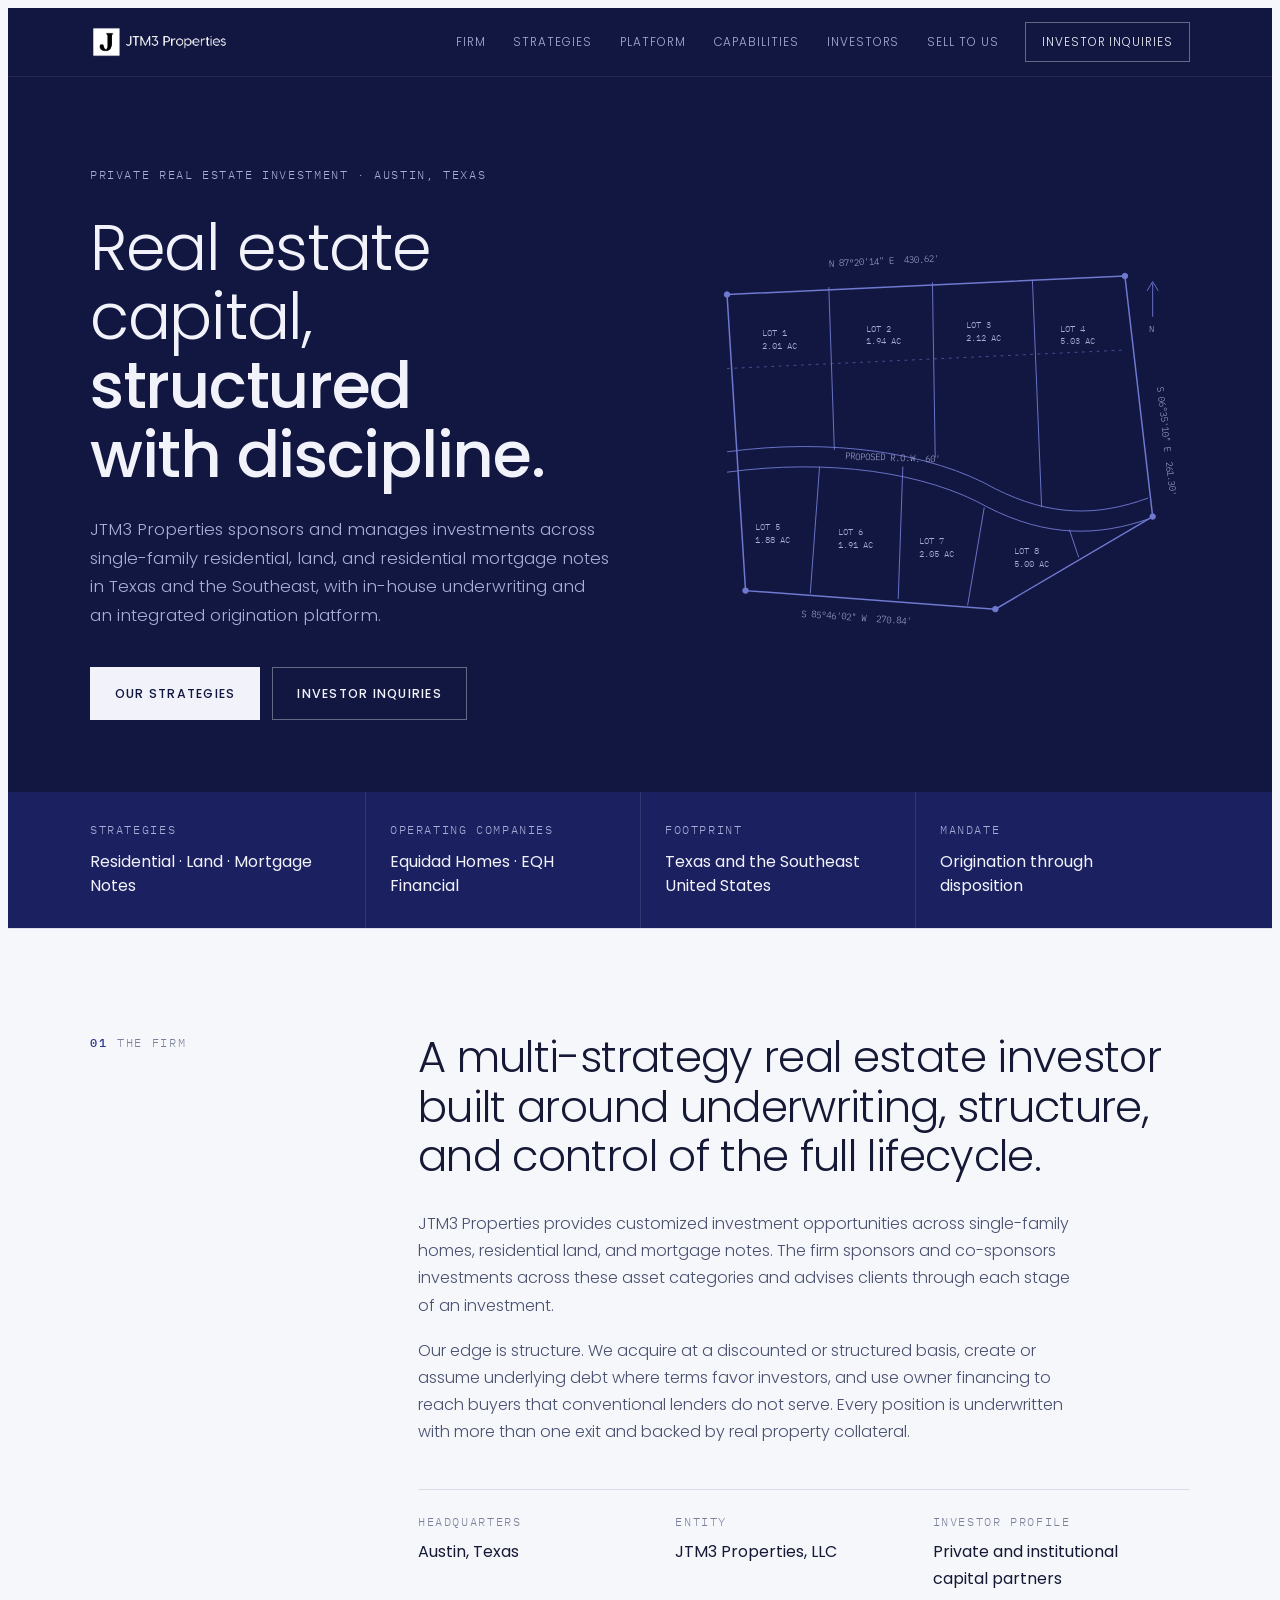
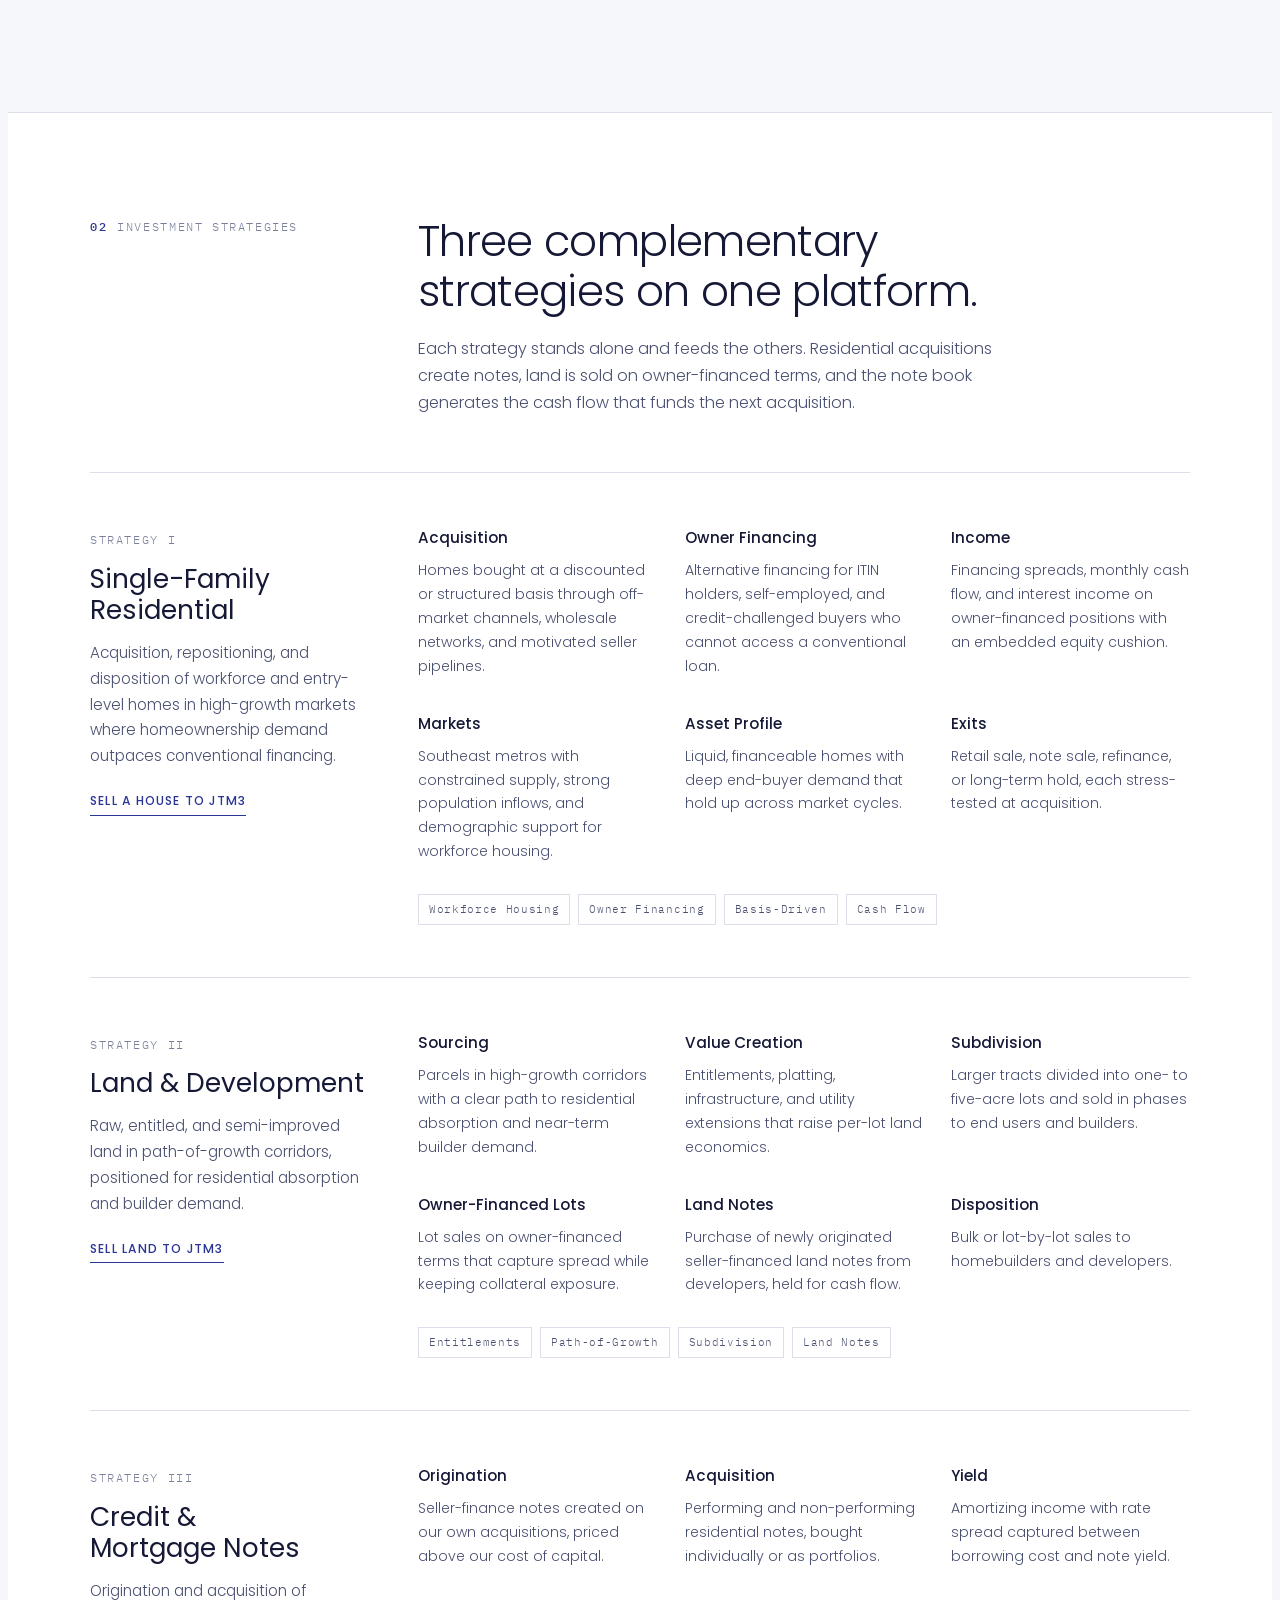
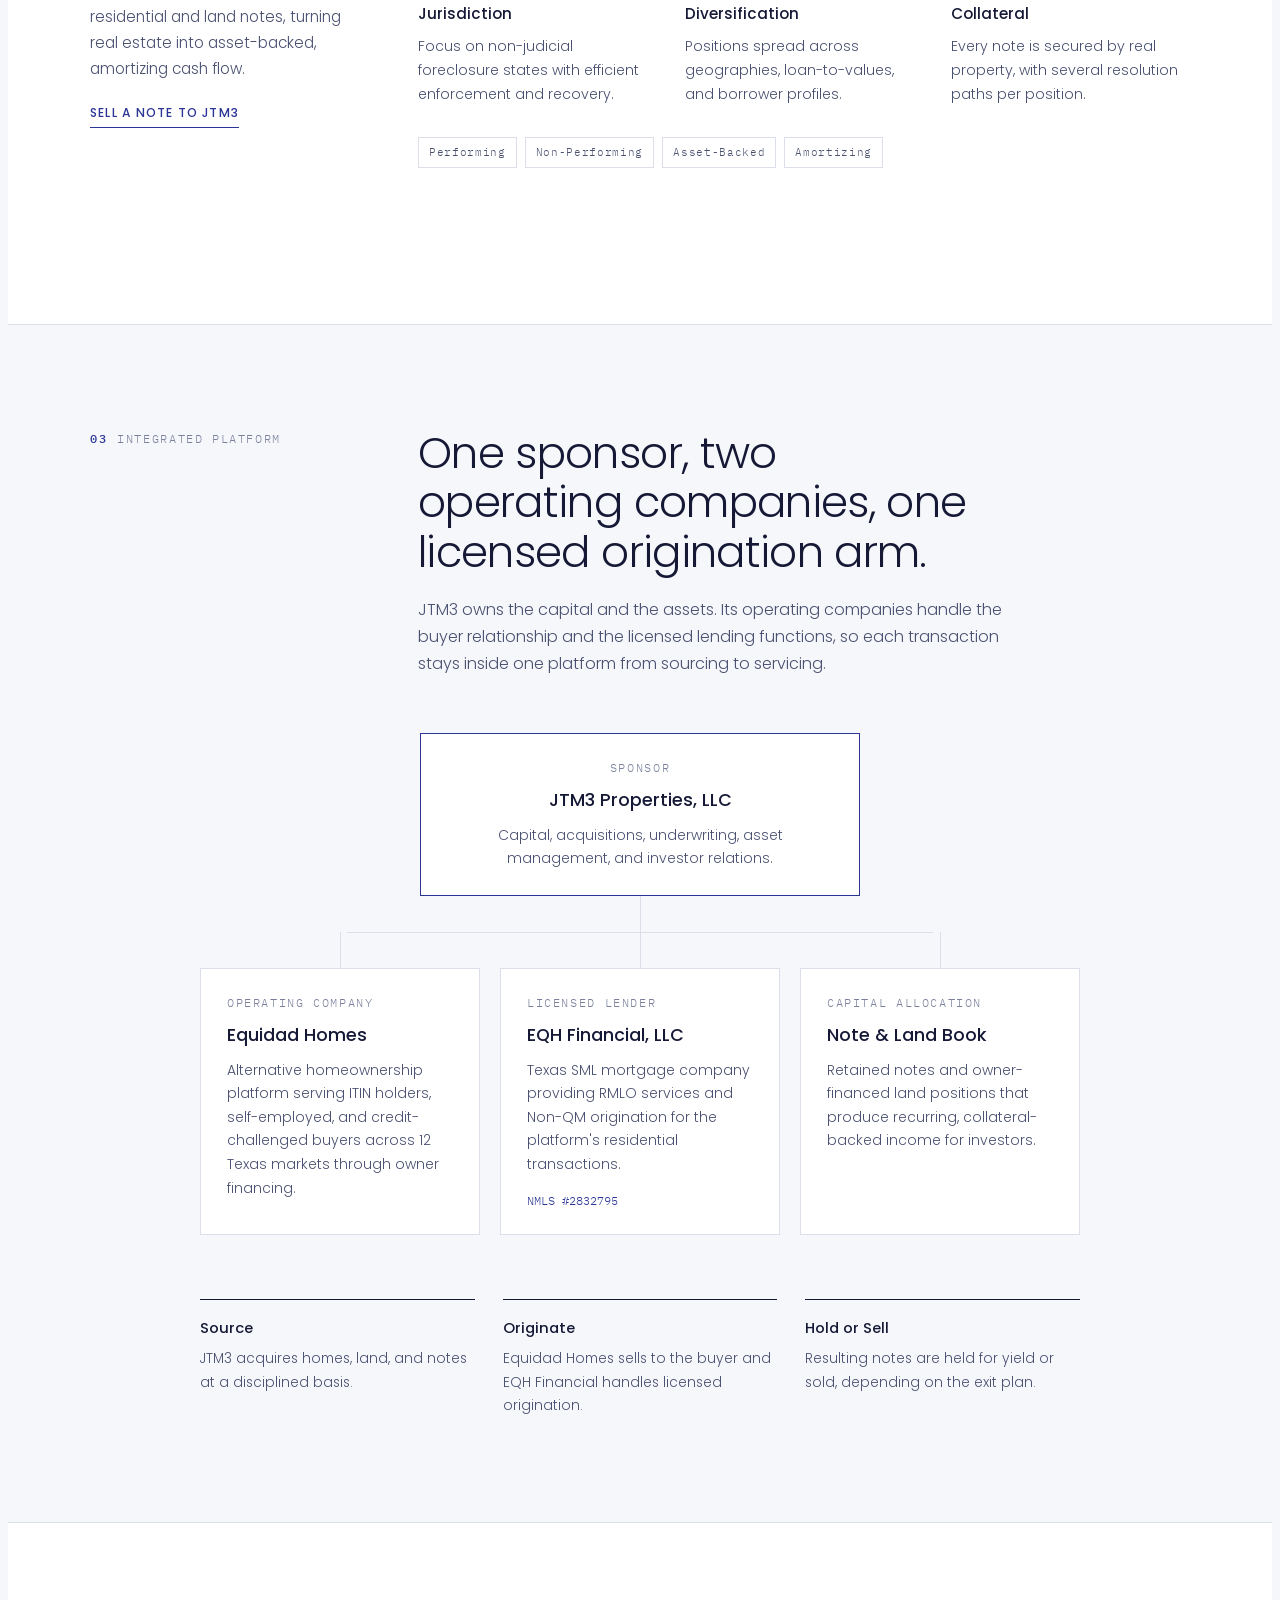
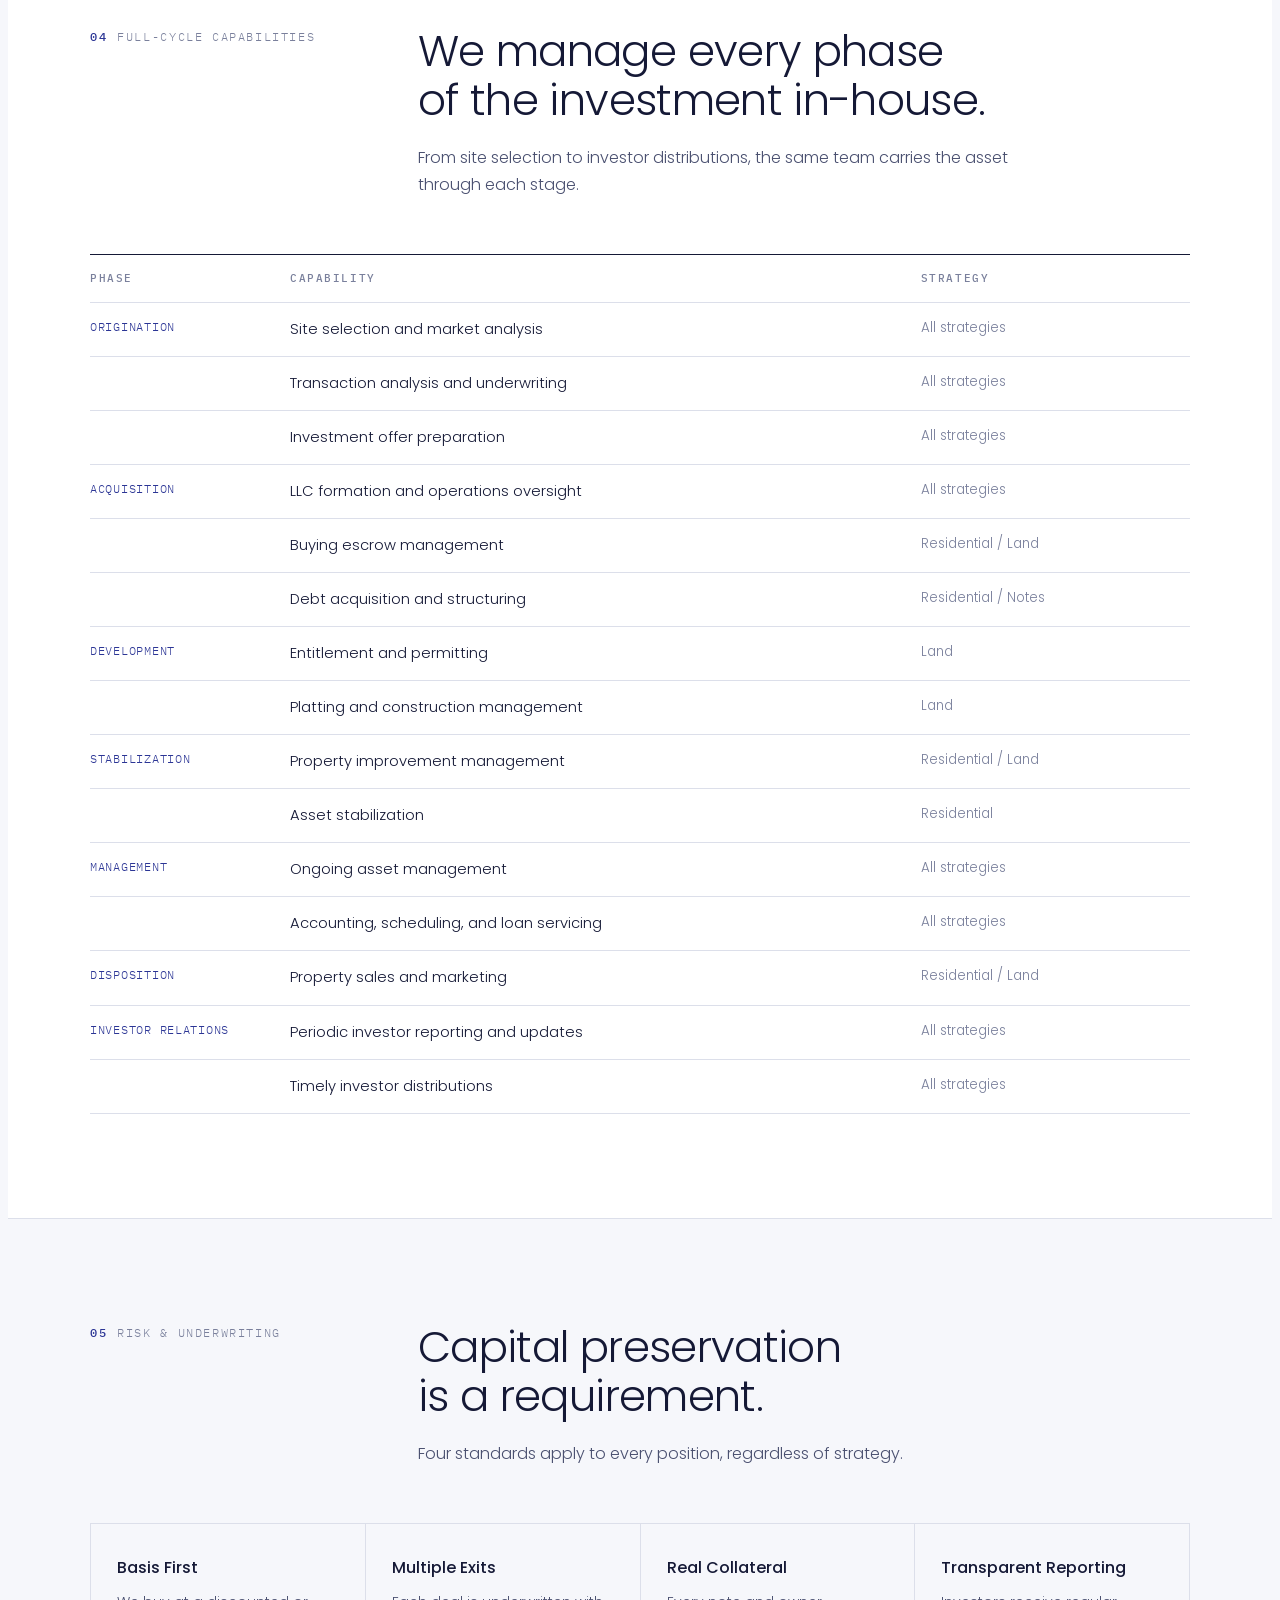
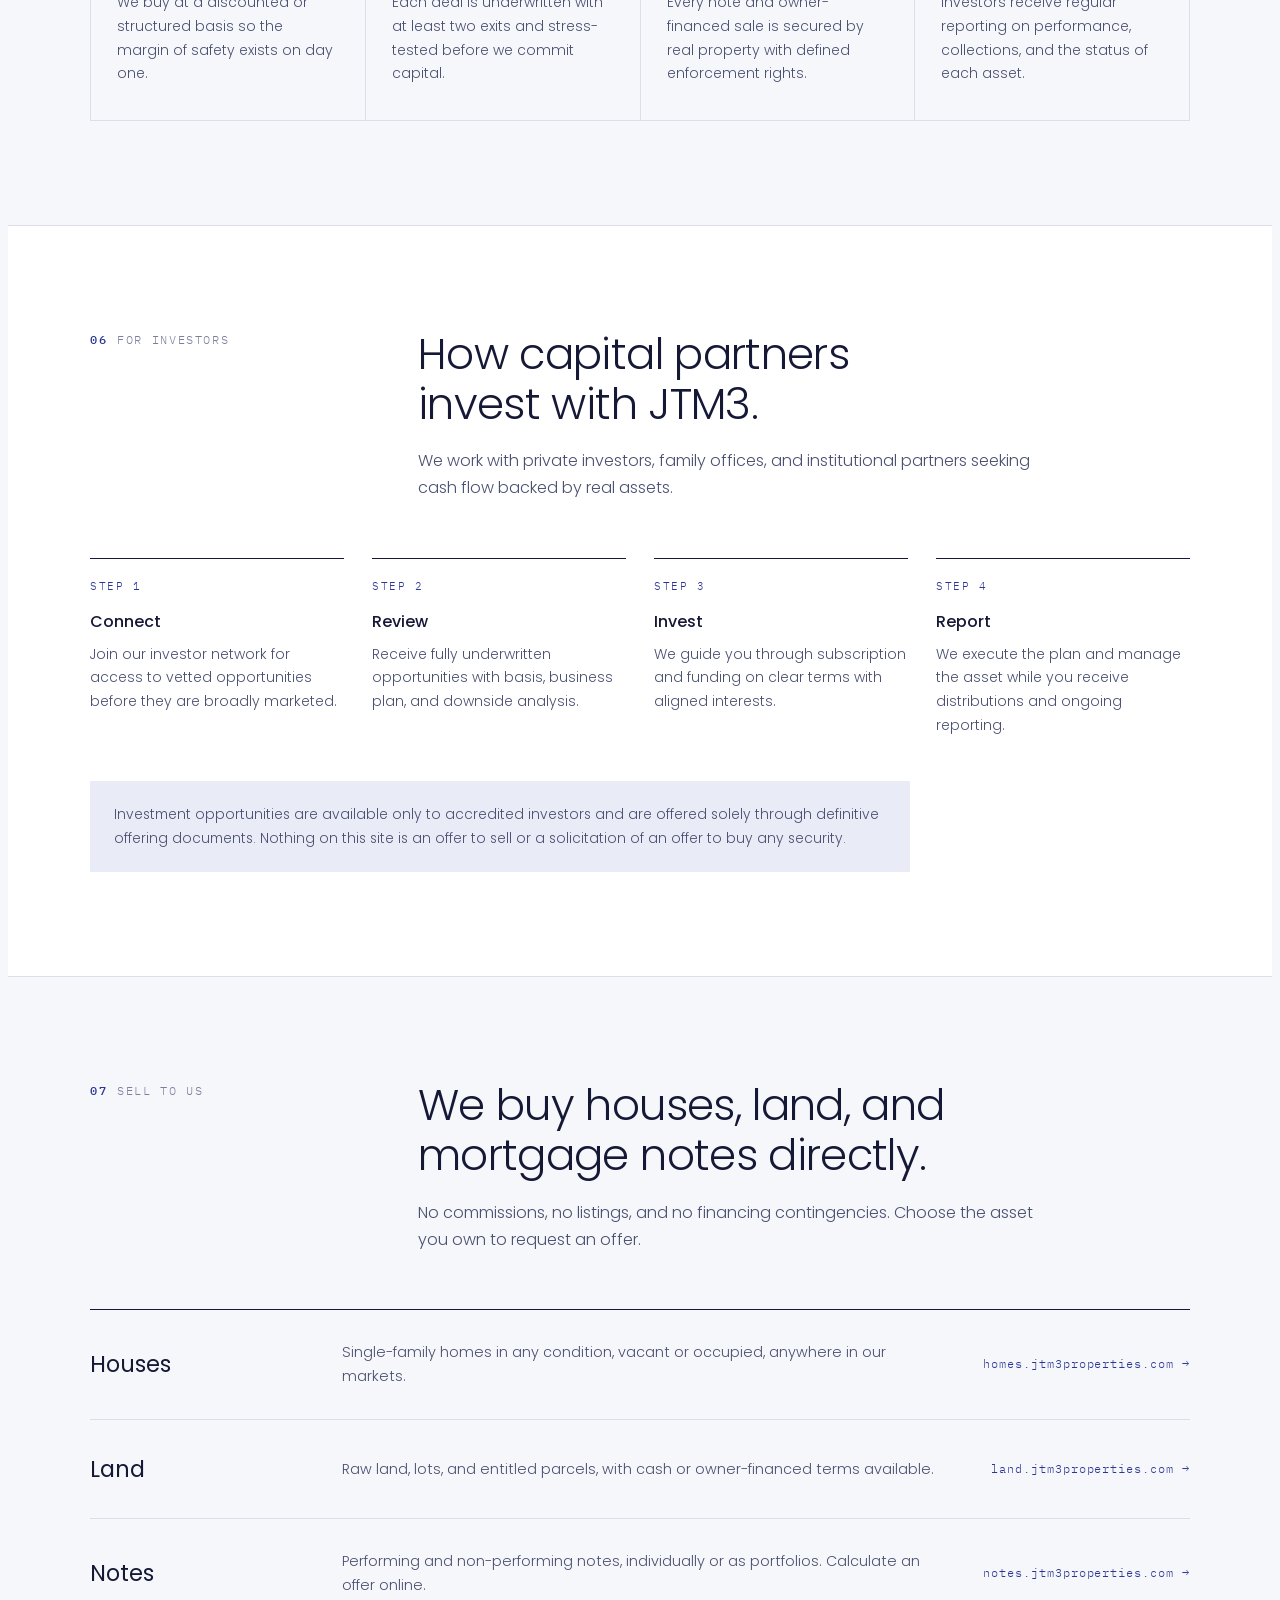
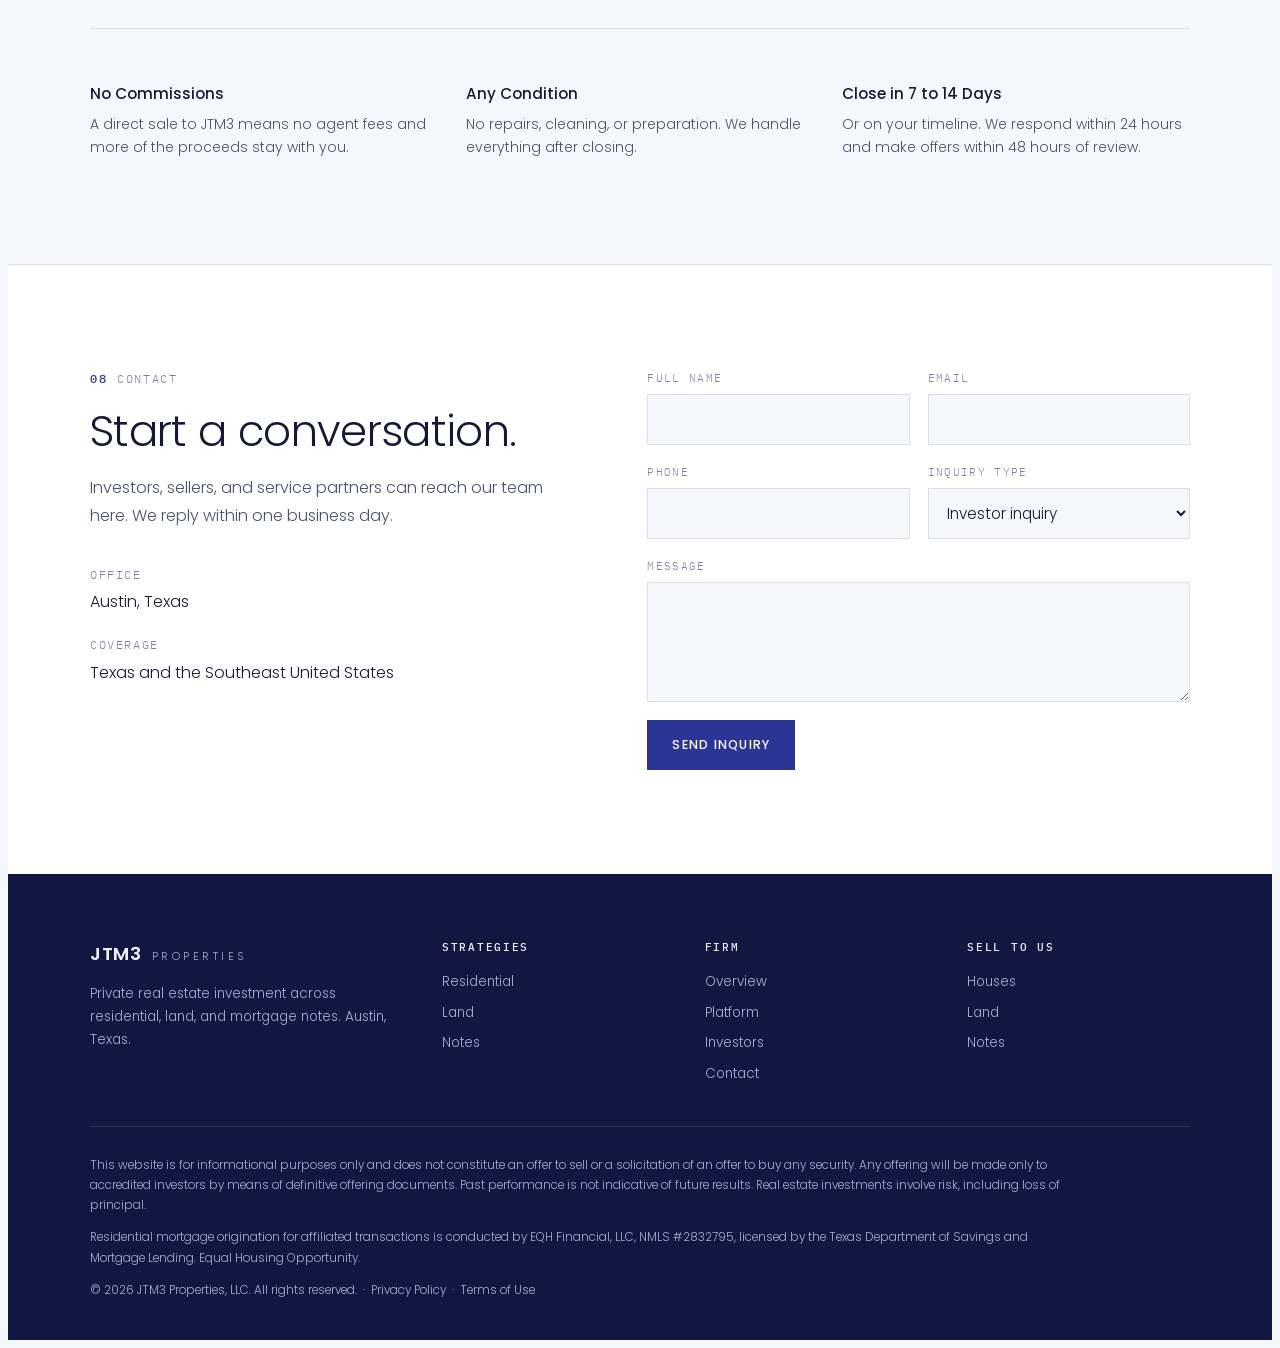
<file: index.html>
<!doctype html>
<html lang="en">
<head>
<meta charset="utf-8">
<meta name="viewport" content="width=device-width, initial-scale=1, viewport-fit=cover">
<meta name="description" content="JTM3 Properties invests in residential real estate, land and mortgage notes across Texas and the Southeast.">
<meta name="theme-color" content="#121741">
<title>JTM3 Properties | Real Estate Investment</title>
<link rel="preconnect" href="https://fonts.googleapis.com">
<link rel="preconnect" href="https://fonts.gstatic.com" crossorigin>
<link rel="stylesheet" href="https://fonts.googleapis.com/css2?family=Poppins:wght@300;400;500;600&family=IBM+Plex+Mono:wght@400;500&display=swap">
<link rel="icon" type="image/png" href="assets/img/Favicon%20browser.png">
<style>
/* Layout: single-page offering-memo structure. Dark survey-plat hero, then numbered sections on a cool paper ground, separated by hairline rules. */
:root{
  --paper:#F6F7FB; --surface:#FFFFFF; --ink:#151936; --ink-2:#4A5070; --ink-3:#7A809C;
  --rule:#DCDFEA; --brand:#2B3595; --brand-soft:#E9EBF7;
  --band:#121741; --band-2:#1B2160; --on-band:#F2F3FA; --on-band-2:#A9AED6; --plat:#6F79D0;
  --display:'Poppins',ui-sans-serif,system-ui,-apple-system,'Segoe UI',sans-serif;
  --body:'Poppins',ui-sans-serif,system-ui,-apple-system,'Segoe UI',sans-serif;
  --mono:'IBM Plex Mono',ui-monospace,'SFMono-Regular',Menlo,Consolas,monospace;
}
@media (prefers-color-scheme: dark){:root:not([data-theme="light"]){
  --paper:#0D1024; --surface:#141836; --ink:#ECEEF8; --ink-2:#B3B8D6; --ink-3:#8389AD;
  --rule:#262B52; --brand:#8F99EC; --brand-soft:#1C2150;
  --band:#080A1C; --band-2:#12163A; --on-band:#F2F3FA; --on-band-2:#9DA3CF; --plat:#5D67C2; color-scheme:dark}}
:root[data-theme="dark"]{
  --paper:#0D1024; --surface:#141836; --ink:#ECEEF8; --ink-2:#B3B8D6; --ink-3:#8389AD;
  --rule:#262B52; --brand:#8F99EC; --brand-soft:#1C2150;
  --band:#080A1C; --band-2:#12163A; --on-band:#F2F3FA; --on-band-2:#9DA3CF; --plat:#5D67C2; color-scheme:dark}

*,*::before,*::after{box-sizing:border-box}
html{scroll-behavior:smooth}
@media (prefers-reduced-motion:reduce){html{scroll-behavior:auto}*{transition:none!important}}
body{background:var(--paper);color:var(--ink);font-family:var(--body);font-weight:300;font-size:16px;line-height:1.7;-webkit-font-smoothing:antialiased;overflow-x:hidden}
a{color:inherit;text-decoration:none}
h1,h2,h3{font-family:var(--display);text-wrap:balance;margin:0}
p{margin:0}
:focus-visible{outline:2px solid var(--brand);outline-offset:3px}
.wrap{max-width:1180px;margin:0 auto;padding-inline:clamp(16px,4vw,40px)}
.label{font-family:var(--mono);font-size:.72rem;letter-spacing:.14em;text-transform:uppercase;color:var(--ink-3)}

/* header */
.hdr{position:sticky;top:env(safe-area-inset-top,0px);z-index:50;background:var(--band);color:var(--on-band);border-bottom:1px solid rgba(255,255,255,.08)}
.hdr .wrap{display:flex;align-items:center;justify-content:space-between;gap:24px;height:68px}
.mark{display:flex;align-items:baseline;gap:10px;white-space:nowrap}
.mark b{font-weight:600;font-size:1.15rem;letter-spacing:.04em}
.mark span{font-size:.68rem;letter-spacing:.32em;text-transform:uppercase;color:var(--on-band-2)}
.nav{display:flex;gap:4px;align-items:center}
.nav a{font-size:.74rem;letter-spacing:.08em;text-transform:uppercase;color:var(--on-band-2);padding:8px 12px;transition:color .2s}
.nav a:hover,.nav a.on{color:var(--on-band)}
.nav a.cta{border:1px solid rgba(255,255,255,.35);color:var(--on-band);margin-left:10px;padding:9px 16px}
.nav a.cta:hover{background:var(--on-band);color:var(--band)}
.menu{display:none;background:none;border:1px solid rgba(255,255,255,.3);color:var(--on-band);font:500 .72rem var(--mono);letter-spacing:.12em;padding:8px 12px;cursor:pointer}

/* hero */
.hero{background:var(--band);color:var(--on-band);overflow:hidden}
.hero .wrap{display:grid;grid-template-columns:minmax(0,1.05fr) minmax(0,.95fr);gap:48px;align-items:center;padding-block:88px 72px}
.hero .label{color:var(--on-band-2);margin-bottom:28px;display:block}
.hero h1{font-weight:300;font-size:clamp(2.3rem,5vw,4.1rem);line-height:1.08;letter-spacing:-.02em}
.hero h1 em{font-style:normal;font-weight:500}
.hero p{color:var(--on-band-2);max-width:52ch;margin-top:26px;font-size:1.05rem}
.btns{display:flex;flex-wrap:wrap;gap:12px;margin-top:38px}
.btn{display:inline-flex;align-items:center;gap:10px;font-size:.78rem;font-weight:500;letter-spacing:.1em;text-transform:uppercase;padding:15px 24px;border:1px solid transparent;transition:background .2s,color .2s,border-color .2s}
.btn-light{background:var(--on-band);color:var(--band)}
.btn-light:hover{background:var(--on-band-2)}
.btn-ghost{border-color:rgba(255,255,255,.35);color:var(--on-band)}
.btn-ghost:hover{border-color:var(--on-band)}
.btn-brand{background:var(--brand);color:var(--surface)}
.btn-brand:hover{opacity:.88}
.plat{width:100%;max-width:560px;justify-self:end;color:var(--plat)}
.plat text{font-family:var(--mono);fill:var(--on-band-2)}

/* at a glance */
.glance{background:var(--band-2);color:var(--on-band)}
.glance .wrap{display:grid;grid-template-columns:repeat(4,minmax(0,1fr))}
.glance div.c{padding:28px 24px 30px;border-left:1px solid rgba(255,255,255,.1)}
.glance div.c:first-child{border-left:0;padding-left:0}
.glance .label{color:var(--on-band-2);display:block;margin-bottom:10px}
.glance strong{font-weight:400;font-size:1rem;line-height:1.5;display:block}

/* sections */
section.s{padding-block:104px;border-top:1px solid var(--rule)}
section.s.alt{background:var(--surface)}
.shead{display:grid;grid-template-columns:minmax(0,280px) minmax(0,1fr);gap:48px;margin-bottom:56px}
.shead .label b{color:var(--brand);font-weight:500;margin-right:10px}
.shead h2{font-weight:300;font-size:clamp(1.8rem,3.4vw,2.7rem);line-height:1.15;letter-spacing:-.015em}
.shead p{color:var(--ink-2);max-width:62ch;margin-top:18px}

/* firm */
.firm{display:grid;grid-template-columns:minmax(0,280px) minmax(0,1fr);gap:48px}
.firm .copy{display:grid;gap:18px;color:var(--ink-2);max-width:66ch}
.facts{display:grid;grid-template-columns:repeat(3,minmax(0,1fr));gap:0;margin-top:44px;border-top:1px solid var(--rule)}
.facts div{padding:22px 20px 0 0}
.facts dt{margin-bottom:6px}
.facts dd{margin:0;color:var(--ink);font-weight:400}

/* strategies */
.strat{display:grid;grid-template-columns:minmax(0,280px) minmax(0,1fr);gap:48px;padding-block:52px;border-top:1px solid var(--rule)}
.strat:first-of-type{border-top:0;padding-top:0}
.strat h3{font-weight:400;font-size:1.65rem;line-height:1.2;margin-top:10px}
.strat .lead{color:var(--ink-2);margin-top:14px;font-size:.95rem}
.strat .go{display:inline-block;margin-top:22px;font-size:.76rem;font-weight:500;letter-spacing:.1em;text-transform:uppercase;color:var(--brand);border-bottom:1px solid currentColor;padding-bottom:3px}
.grid3{display:grid;grid-template-columns:repeat(3,minmax(0,1fr));gap:32px 28px}
.item h4{margin:0 0 8px;font-size:.95rem;font-weight:500;color:var(--ink)}
.item p{font-size:.88rem;color:var(--ink-2);line-height:1.7}
.tags{display:flex;flex-wrap:wrap;gap:8px;margin-top:30px}
.tags span{font-family:var(--mono);font-size:.7rem;letter-spacing:.06em;color:var(--ink-2);border:1px solid var(--rule);padding:5px 10px}

/* platform */
.org{display:grid;gap:0;max-width:880px;margin-inline:auto}
.node{background:var(--surface);border:1px solid var(--rule);padding:24px 26px}
.alt .node{background:var(--paper)}
.node.top{max-width:440px;margin-inline:auto;text-align:center;border-color:var(--brand)}
.node h3{font-size:1.1rem;font-weight:500}
.node p{font-size:.87rem;color:var(--ink-2);margin-top:8px}
.node .label{display:block;margin-bottom:8px}
.node .lic{font-family:var(--mono);font-size:.72rem;color:var(--brand);margin-top:14px;display:block}
.stem{height:36px;width:1px;background:var(--rule);margin-inline:auto}
.kids{display:grid;grid-template-columns:repeat(3,minmax(0,1fr));gap:20px;position:relative;padding-top:36px}
.kids::before{content:"";position:absolute;top:0;left:16.66%;right:16.66%;height:1px;background:var(--rule)}
.kids .node{position:relative}
.kids .node::before{content:"";position:absolute;top:-37px;left:50%;width:1px;height:36px;background:var(--rule)}
.flow{display:grid;grid-template-columns:repeat(3,minmax(0,1fr));gap:28px;margin-top:64px;max-width:880px;margin-inline:auto}
.flow div{border-top:1px solid var(--ink);padding-top:16px}
.flow h4{margin:0 0 6px;font-size:.92rem;font-weight:500}
.flow p{font-size:.86rem;color:var(--ink-2)}

/* lifecycle table */
.tbl{overflow-x:auto;border-top:1px solid var(--ink)}
table{width:100%;border-collapse:collapse;min-width:620px;font-size:.92rem}
th{font-family:var(--mono);font-weight:500;font-size:.7rem;letter-spacing:.14em;text-transform:uppercase;color:var(--ink-3);text-align:left;padding:14px 16px 14px 0;border-bottom:1px solid var(--rule)}
td{padding:14px 16px 14px 0;border-bottom:1px solid var(--rule);vertical-align:top;color:var(--ink)}
td.ph{font-family:var(--mono);font-size:.76rem;letter-spacing:.06em;text-transform:uppercase;color:var(--brand);width:200px}
td.st{color:var(--ink-3);font-size:.84rem;white-space:nowrap}
tr.grp td{border-top:1px solid var(--rule)}

/* principles */
.prin{display:grid;grid-template-columns:repeat(4,minmax(0,1fr));border-top:1px solid var(--rule);border-left:1px solid var(--rule)}
.prin div{padding:30px 26px 34px;border-right:1px solid var(--rule);border-bottom:1px solid var(--rule)}
.prin h4{margin:0 0 10px;font-size:1rem;font-weight:500}
.prin p{font-size:.87rem;color:var(--ink-2)}

/* investor process */
.steps{display:grid;grid-template-columns:repeat(4,minmax(0,1fr));gap:28px;counter-reset:st}
.steps li{list-style:none;border-top:1px solid var(--ink);padding-top:18px}
.steps li::before{counter-increment:st;content:"Step " counter(st);font-family:var(--mono);font-size:.7rem;letter-spacing:.14em;text-transform:uppercase;color:var(--brand);display:block;margin-bottom:12px}
.steps h4{margin:0 0 8px;font-size:1rem;font-weight:500}
.steps p{font-size:.87rem;color:var(--ink-2)}
ol.steps{padding:0;margin:0}
.note{margin-top:44px;padding:22px 24px;background:var(--brand-soft);font-size:.86rem;color:var(--ink-2);max-width:820px}

/* sell */
.assets{display:grid;border-top:1px solid var(--ink)}
.asset{display:grid;grid-template-columns:minmax(0,220px) minmax(0,1fr) auto;gap:32px;align-items:center;padding:30px 0;border-bottom:1px solid var(--rule);transition:padding .25s,background .25s}
.asset:hover{background:var(--brand-soft);padding-inline:20px}
.asset h3{font-size:1.4rem;font-weight:400}
.asset p{font-size:.9rem;color:var(--ink-2)}
.asset .arr{font-family:var(--mono);font-size:.75rem;letter-spacing:.08em;color:var(--brand);white-space:nowrap}
.why{display:grid;grid-template-columns:repeat(3,minmax(0,1fr));gap:28px;margin-top:52px}
.why h4{margin:0 0 6px;font-size:.95rem;font-weight:500}
.why p{font-size:.87rem;color:var(--ink-2)}

/* contact */
.contact{display:grid;grid-template-columns:minmax(0,1fr) minmax(0,1.1fr);gap:64px}
.contact .side p{color:var(--ink-2);margin-top:18px;max-width:46ch}
.contact .side dl{margin-top:36px;display:grid;gap:20px}
.contact dd{margin:4px 0 0;color:var(--ink)}
form{display:grid;grid-template-columns:1fr 1fr;gap:18px}
form .full{grid-column:1/-1}
label{display:grid;gap:6px;font-family:var(--mono);font-size:.7rem;letter-spacing:.12em;text-transform:uppercase;color:var(--ink-3)}
input,select,textarea{font:300 .95rem var(--body);color:var(--ink);background:var(--paper);border:1px solid var(--rule);padding:13px 14px;border-radius:0;width:100%;text-transform:none;letter-spacing:0}
textarea{min-height:120px;resize:vertical}
input:focus,select:focus,textarea:focus{outline:none;border-color:var(--brand)}
form button{justify-self:start;cursor:pointer;border:0;font-family:var(--body)}
.sent{grid-column:1/-1;font-size:.88rem;color:var(--ink-2);border-left:2px solid var(--brand);padding-left:14px}

/* footer */
footer{background:var(--band);color:var(--on-band-2);padding-block:64px 40px;font-size:.84rem}
.ft{display:grid;grid-template-columns:minmax(0,1.4fr) repeat(3,minmax(0,1fr));gap:40px;padding-bottom:40px;border-bottom:1px solid rgba(255,255,255,.1)}
.ft .mark{color:var(--on-band);margin-bottom:14px}
.ft h5{margin:0 0 14px;font-family:var(--mono);font-weight:500;font-size:.68rem;letter-spacing:.16em;text-transform:uppercase;color:var(--on-band)}
.ft ul{list-style:none;padding:0;margin:0;display:grid;gap:8px}
.ft a:hover{color:var(--on-band)}
.disc{padding-top:28px;display:grid;gap:12px;font-size:.74rem;line-height:1.7;max-width:980px}

@media (max-width:980px){
  .nav{display:none}
  .menu{display:block}
  .hdr.open .nav{display:flex;flex-direction:column;align-items:stretch;position:absolute;top:68px;left:0;right:0;background:var(--band);padding:12px clamp(16px,4vw,40px) 20px;border-bottom:1px solid rgba(255,255,255,.1)}
  .hdr.open .nav a.cta{margin:8px 0 0;text-align:center}
  .hero .wrap{grid-template-columns:1fr;padding-block:64px 48px}
  .plat{justify-self:start;max-width:440px}
  .glance .wrap{grid-template-columns:1fr 1fr}
  .glance div.c:nth-child(3){border-left:0;padding-left:0}
  .glance div.c{border-top:1px solid rgba(255,255,255,.1)}
  .glance div.c:nth-child(-n+2){border-top:0}
  .shead,.firm,.strat,.contact{grid-template-columns:1fr;gap:24px}
  .grid3,.why{grid-template-columns:1fr 1fr}
  .prin,.steps{grid-template-columns:1fr 1fr}
  .kids,.flow{grid-template-columns:1fr}
  .kids::before,.kids .node::before{display:none}
  .kids{padding-top:20px}
  .ft{grid-template-columns:1fr 1fr}
}
@media (max-width:600px){
  section.s{padding-block:72px}
  .glance .wrap,.grid3,.why,.prin,.steps,.facts,form{grid-template-columns:1fr}
  .glance div.c{border-left:0!important;padding-left:0}
  .glance div.c:nth-child(2){border-top:1px solid rgba(255,255,255,.1)}
  .asset{grid-template-columns:1fr;gap:8px}
  .ft{grid-template-columns:1fr}
  .mark span{display:none}
}
</style>
</head>
<body>


<header class="hdr" id="hdr">
  <div class="wrap">
    <a href="#top" class="mark"><img src="assets/img/JTM3%20-%20White%20logo%20-%20no%20background%20copy.png" alt="JTM3 Properties" style="height:34px;width:auto;display:block"></a>
    <button class="menu" id="menu" aria-expanded="false" aria-controls="nav">Menu</button>
    <nav class="nav" id="nav" aria-label="Sections">
      <a href="#firm">Firm</a>
      <a href="#strategies">Strategies</a>
      <a href="#platform">Platform</a>
      <a href="#lifecycle">Capabilities</a>
      <a href="#investors">Investors</a>
      <a href="#sell">Sell to Us</a>
      <a href="#contact" class="cta">Investor Inquiries</a>
    </nav>
  </div>
</header>

<main id="top">
<section class="hero">
  <div class="wrap">
    <div>
      <span class="label">Private Real Estate Investment &middot; Austin, Texas</span>
      <h1>Real estate capital, <em>structured with discipline.</em></h1>
      <p>JTM3 Properties sponsors and manages investments across single-family residential, land, and residential mortgage notes in Texas and the Southeast, with in-house underwriting and an integrated origination platform.</p>
      <div class="btns">
        <a href="#strategies" class="btn btn-light">Our Strategies</a>
        <a href="#contact" class="btn btn-ghost">Investor Inquiries</a>
      </div>
    </div>
    <svg class="plat" viewBox="0 0 540 440" fill="none" stroke="currentColor" stroke-width="1" role="img" aria-label="Survey plat drawing of subdivided land parcels">
      <path d="M40 60 L470 40 L500 300 L330 400 L60 380 Z" stroke-width="1.6"/>
      <path d="M40 230 C150 215 260 230 330 270 C390 300 440 300 495 280" stroke-dasharray="0" stroke-width="1"/>
      <path d="M40 252 C150 237 255 252 322 290 C385 322 440 322 497 302" />
      <path d="M150 52 L156 228 M262 47 L265 236 M370 44 L380 290"/>
      <path d="M140 246 L130 383 M230 246 L225 389 M318 290 L300 396 M410 314 L420 344"/>
      <path d="M40 140 L470 120" stroke-dasharray="3 5" opacity=".6"/>
      <circle cx="40" cy="60" r="3" fill="currentColor"/><circle cx="470" cy="40" r="3" fill="currentColor"/><circle cx="500" cy="300" r="3" fill="currentColor"/><circle cx="330" cy="400" r="3" fill="currentColor"/><circle cx="60" cy="380" r="3" fill="currentColor"/>
      <g font-size="10" stroke="none">
        <text x="78" y="105">LOT 1</text><text x="78" y="119">2.01 AC</text>
        <text x="190" y="100">LOT 2</text><text x="190" y="114">1.94 AC</text>
        <text x="298" y="96">LOT 3</text><text x="298" y="110">2.12 AC</text>
        <text x="400" y="100">LOT 4</text><text x="400" y="114">5.03 AC</text>
        <text x="70" y="315">LOT 5</text><text x="70" y="329">1.88 AC</text>
        <text x="160" y="320">LOT 6</text><text x="160" y="334">1.91 AC</text>
        <text x="248" y="330">LOT 7</text><text x="248" y="344">2.05 AC</text>
        <text x="350" y="340">LOT 8</text><text x="350" y="354">5.00 AC</text>
        <text x="150" y="30" transform="rotate(-2.7 150 30)">N 87&#176;20'14" E &#160;430.62'</text>
        <text x="505" y="160" transform="rotate(83.4 505 160)">S 06&#176;35'10" E &#160;261.30'</text>
        <text x="120" y="408" transform="rotate(4.2 120 408)">S 85&#176;46'02" W &#160;270.84'</text>
        <text x="168" y="238" transform="rotate(2 168 238)">PROPOSED R.O.W. 60'</text>
      </g>
      <g transform="translate(500 62)"><path d="M0 22 L0 -14 M-6 -6 L0 -16 L6 -6"/><text x="-4" y="38" font-size="10" stroke="none">N</text></g>
    </svg>
  </div>
</section>

<section class="glance" aria-label="Platform at a glance">
  <div class="wrap">
    <div class="c"><span class="label">Strategies</span><strong>Residential &middot; Land &middot; Mortgage Notes</strong></div>
    <div class="c"><span class="label">Operating Companies</span><strong>Equidad Homes &middot; EQH Financial</strong></div>
    <div class="c"><span class="label">Footprint</span><strong>Texas and the Southeast United States</strong></div>
    <div class="c"><span class="label">Mandate</span><strong>Origination through disposition</strong></div>
  </div>
</section>

<section class="s" id="firm">
  <div class="wrap">
    <div class="firm">
      <div class="label"><b style="color:var(--brand);font-weight:500;margin-right:10px">01</b>The Firm</div>
      <div>
        <h2 style="font-weight:300;font-size:clamp(1.8rem,3.4vw,2.7rem);line-height:1.15;letter-spacing:-.015em;margin-bottom:28px">A multi-strategy real estate investor built around underwriting, structure, and control of the full lifecycle.</h2>
        <div class="copy">
          <p>JTM3 Properties provides customized investment opportunities across single-family homes, residential land, and mortgage notes. The firm sponsors and co-sponsors investments across these asset categories and advises clients through each stage of an investment.</p>
          <p>Our edge is structure. We acquire at a discounted or structured basis, create or assume underlying debt where terms favor investors, and use owner financing to reach buyers that conventional lenders do not serve. Every position is underwritten with more than one exit and backed by real property collateral.</p>
        </div>
        <dl class="facts">
          <div><dt class="label">Headquarters</dt><dd>Austin, Texas</dd></div>
          <div><dt class="label">Entity</dt><dd>JTM3 Properties, LLC</dd></div>
          <div><dt class="label">Investor Profile</dt><dd>Private and institutional capital partners</dd></div>
        </dl>
      </div>
    </div>
  </div>
</section>

<section class="s alt" id="strategies">
  <div class="wrap">
    <div class="shead">
      <div class="label"><b>02</b>Investment Strategies</div>
      <div>
        <h2>Three complementary strategies on one platform.</h2>
        <p>Each strategy stands alone and feeds the others. Residential acquisitions create notes, land is sold on owner-financed terms, and the note book generates the cash flow that funds the next acquisition.</p>
      </div>
    </div>

    <div class="strat">
      <div>
        <span class="label">Strategy I</span>
        <h3>Single-Family Residential</h3>
        <p class="lead">Acquisition, repositioning, and disposition of workforce and entry-level homes in high-growth markets where homeownership demand outpaces conventional financing.</p>
        <a href="https://homes.jtm3properties.com" class="go" target="_blank" rel="noopener">Sell a house to JTM3</a>
      </div>
      <div>
        <div class="grid3">
          <div class="item"><h4>Acquisition</h4><p>Homes bought at a discounted or structured basis through off-market channels, wholesale networks, and motivated seller pipelines.</p></div>
          <div class="item"><h4>Owner Financing</h4><p>Alternative financing for ITIN holders, self-employed, and credit-challenged buyers who cannot access a conventional loan.</p></div>
          <div class="item"><h4>Income</h4><p>Financing spreads, monthly cash flow, and interest income on owner-financed positions with an embedded equity cushion.</p></div>
          <div class="item"><h4>Markets</h4><p>Southeast metros with constrained supply, strong population inflows, and demographic support for workforce housing.</p></div>
          <div class="item"><h4>Asset Profile</h4><p>Liquid, financeable homes with deep end-buyer demand that hold up across market cycles.</p></div>
          <div class="item"><h4>Exits</h4><p>Retail sale, note sale, refinance, or long-term hold, each stress-tested at acquisition.</p></div>
        </div>
        <div class="tags"><span>Workforce Housing</span><span>Owner Financing</span><span>Basis-Driven</span><span>Cash Flow</span></div>
      </div>
    </div>

    <div class="strat">
      <div>
        <span class="label">Strategy II</span>
        <h3>Land &amp; Development</h3>
        <p class="lead">Raw, entitled, and semi-improved land in path-of-growth corridors, positioned for residential absorption and builder demand.</p>
        <a href="https://land.jtm3properties.com" class="go" target="_blank" rel="noopener">Sell land to JTM3</a>
      </div>
      <div>
        <div class="grid3">
          <div class="item"><h4>Sourcing</h4><p>Parcels in high-growth corridors with a clear path to residential absorption and near-term builder demand.</p></div>
          <div class="item"><h4>Value Creation</h4><p>Entitlements, platting, infrastructure, and utility extensions that raise per-lot land economics.</p></div>
          <div class="item"><h4>Subdivision</h4><p>Larger tracts divided into one- to five-acre lots and sold in phases to end users and builders.</p></div>
          <div class="item"><h4>Owner-Financed Lots</h4><p>Lot sales on owner-financed terms that capture spread while keeping collateral exposure.</p></div>
          <div class="item"><h4>Land Notes</h4><p>Purchase of newly originated seller-financed land notes from developers, held for cash flow.</p></div>
          <div class="item"><h4>Disposition</h4><p>Bulk or lot-by-lot sales to homebuilders and developers.</p></div>
        </div>
        <div class="tags"><span>Entitlements</span><span>Path-of-Growth</span><span>Subdivision</span><span>Land Notes</span></div>
      </div>
    </div>

    <div class="strat">
      <div>
        <span class="label">Strategy III</span>
        <h3>Credit &amp; Mortgage Notes</h3>
        <p class="lead">Origination and acquisition of residential and land notes, turning real estate into asset-backed, amortizing cash flow.</p>
        <a href="https://notes.jtm3properties.com" class="go" target="_blank" rel="noopener">Sell a note to JTM3</a>
      </div>
      <div>
        <div class="grid3">
          <div class="item"><h4>Origination</h4><p>Seller-finance notes created on our own acquisitions, priced above our cost of capital.</p></div>
          <div class="item"><h4>Acquisition</h4><p>Performing and non-performing residential notes, bought individually or as portfolios.</p></div>
          <div class="item"><h4>Yield</h4><p>Amortizing income with rate spread captured between borrowing cost and note yield.</p></div>
          <div class="item"><h4>Jurisdiction</h4><p>Focus on non-judicial foreclosure states with efficient enforcement and recovery.</p></div>
          <div class="item"><h4>Diversification</h4><p>Positions spread across geographies, loan-to-values, and borrower profiles.</p></div>
          <div class="item"><h4>Collateral</h4><p>Every note is secured by real property, with several resolution paths per position.</p></div>
        </div>
        <div class="tags"><span>Performing</span><span>Non-Performing</span><span>Asset-Backed</span><span>Amortizing</span></div>
      </div>
    </div>
  </div>
</section>

<section class="s" id="platform">
  <div class="wrap">
    <div class="shead">
      <div class="label"><b>03</b>Integrated Platform</div>
      <div>
        <h2>One sponsor, two operating companies, one licensed origination arm.</h2>
        <p>JTM3 owns the capital and the assets. Its operating companies handle the buyer relationship and the licensed lending functions, so each transaction stays inside one platform from sourcing to servicing.</p>
      </div>
    </div>
    <div class="org">
      <div class="node top">
        <span class="label">Sponsor</span>
        <h3>JTM3 Properties, LLC</h3>
        <p>Capital, acquisitions, underwriting, asset management, and investor relations.</p>
      </div>
      <div class="stem"></div>
      <div class="kids">
        <div class="node">
          <span class="label">Operating Company</span>
          <h3>Equidad Homes</h3>
          <p>Alternative homeownership platform serving ITIN holders, self-employed, and credit-challenged buyers across 12 Texas markets through owner financing.</p>
        </div>
        <div class="node">
          <span class="label">Licensed Lender</span>
          <h3>EQH Financial, LLC</h3>
          <p>Texas SML mortgage company providing RMLO services and Non-QM origination for the platform's residential transactions.</p>
          <span class="lic">NMLS #2832795</span>
        </div>
        <div class="node">
          <span class="label">Capital Allocation</span>
          <h3>Note &amp; Land Book</h3>
          <p>Retained notes and owner-financed land positions that produce recurring, collateral-backed income for investors.</p>
        </div>
      </div>
    </div>
    <div class="flow">
      <div><h4>Source</h4><p>JTM3 acquires homes, land, and notes at a disciplined basis.</p></div>
      <div><h4>Originate</h4><p>Equidad Homes sells to the buyer and EQH Financial handles licensed origination.</p></div>
      <div><h4>Hold or Sell</h4><p>Resulting notes are held for yield or sold, depending on the exit plan.</p></div>
    </div>
  </div>
</section>

<section class="s alt" id="lifecycle">
  <div class="wrap">
    <div class="shead">
      <div class="label"><b>04</b>Full-Cycle Capabilities</div>
      <div>
        <h2>We manage every phase of the investment in-house.</h2>
        <p>From site selection to investor distributions, the same team carries the asset through each stage.</p>
      </div>
    </div>
    <div class="tbl">
      <table>
        <thead><tr><th>Phase</th><th>Capability</th><th>Strategy</th></tr></thead>
        <tbody>
          <tr class="grp"><td class="ph">Origination</td><td>Site selection and market analysis</td><td class="st">All strategies</td></tr>
          <tr><td></td><td>Transaction analysis and underwriting</td><td class="st">All strategies</td></tr>
          <tr><td></td><td>Investment offer preparation</td><td class="st">All strategies</td></tr>
          <tr class="grp"><td class="ph">Acquisition</td><td>LLC formation and operations oversight</td><td class="st">All strategies</td></tr>
          <tr><td></td><td>Buying escrow management</td><td class="st">Residential / Land</td></tr>
          <tr><td></td><td>Debt acquisition and structuring</td><td class="st">Residential / Notes</td></tr>
          <tr class="grp"><td class="ph">Development</td><td>Entitlement and permitting</td><td class="st">Land</td></tr>
          <tr><td></td><td>Platting and construction management</td><td class="st">Land</td></tr>
          <tr class="grp"><td class="ph">Stabilization</td><td>Property improvement management</td><td class="st">Residential / Land</td></tr>
          <tr><td></td><td>Asset stabilization</td><td class="st">Residential</td></tr>
          <tr class="grp"><td class="ph">Management</td><td>Ongoing asset management</td><td class="st">All strategies</td></tr>
          <tr><td></td><td>Accounting, scheduling, and loan servicing</td><td class="st">All strategies</td></tr>
          <tr class="grp"><td class="ph">Disposition</td><td>Property sales and marketing</td><td class="st">Residential / Land</td></tr>
          <tr class="grp"><td class="ph">Investor Relations</td><td>Periodic investor reporting and updates</td><td class="st">All strategies</td></tr>
          <tr><td></td><td>Timely investor distributions</td><td class="st">All strategies</td></tr>
        </tbody>
      </table>
    </div>
  </div>
</section>

<section class="s" id="principles">
  <div class="wrap">
    <div class="shead">
      <div class="label"><b>05</b>Risk &amp; Underwriting</div>
      <div>
        <h2>Capital preservation is a requirement.</h2>
        <p>Four standards apply to every position, regardless of strategy.</p>
      </div>
    </div>
    <div class="prin">
      <div><h4>Basis First</h4><p>We buy at a discounted or structured basis so the margin of safety exists on day one.</p></div>
      <div><h4>Multiple Exits</h4><p>Each deal is underwritten with at least two exits and stress-tested before we commit capital.</p></div>
      <div><h4>Real Collateral</h4><p>Every note and owner-financed sale is secured by real property with defined enforcement rights.</p></div>
      <div><h4>Transparent Reporting</h4><p>Investors receive regular reporting on performance, collections, and the status of each asset.</p></div>
    </div>
  </div>
</section>

<section class="s alt" id="investors">
  <div class="wrap">
    <div class="shead">
      <div class="label"><b>06</b>For Investors</div>
      <div>
        <h2>How capital partners invest with JTM3.</h2>
        <p>We work with private investors, family offices, and institutional partners seeking cash flow backed by real assets.</p>
      </div>
    </div>
    <ol class="steps">
      <li><h4>Connect</h4><p>Join our investor network for access to vetted opportunities before they are broadly marketed.</p></li>
      <li><h4>Review</h4><p>Receive fully underwritten opportunities with basis, business plan, and downside analysis.</p></li>
      <li><h4>Invest</h4><p>We guide you through subscription and funding on clear terms with aligned interests.</p></li>
      <li><h4>Report</h4><p>We execute the plan and manage the asset while you receive distributions and ongoing reporting.</p></li>
    </ol>
    <p class="note">Investment opportunities are available only to accredited investors and are offered solely through definitive offering documents. Nothing on this site is an offer to sell or a solicitation of an offer to buy any security.</p>
  </div>
</section>

<section class="s" id="sell">
  <div class="wrap">
    <div class="shead">
      <div class="label"><b>07</b>Sell to Us</div>
      <div>
        <h2>We buy houses, land, and mortgage notes directly.</h2>
        <p>No commissions, no listings, and no financing contingencies. Choose the asset you own to request an offer.</p>
      </div>
    </div>
    <div class="assets">
      <a class="asset" href="https://homes.jtm3properties.com" target="_blank" rel="noopener"><h3>Houses</h3><p>Single-family homes in any condition, vacant or occupied, anywhere in our markets.</p><span class="arr">homes.jtm3properties.com &rarr;</span></a>
      <a class="asset" href="https://land.jtm3properties.com" target="_blank" rel="noopener"><h3>Land</h3><p>Raw land, lots, and entitled parcels, with cash or owner-financed terms available.</p><span class="arr">land.jtm3properties.com &rarr;</span></a>
      <a class="asset" href="https://notes.jtm3properties.com" target="_blank" rel="noopener"><h3>Notes</h3><p>Performing and non-performing notes, individually or as portfolios. Calculate an offer online.</p><span class="arr">notes.jtm3properties.com &rarr;</span></a>
    </div>
    <div class="why">
      <div><h4>No Commissions</h4><p>A direct sale to JTM3 means no agent fees and more of the proceeds stay with you.</p></div>
      <div><h4>Any Condition</h4><p>No repairs, cleaning, or preparation. We handle everything after closing.</p></div>
      <div><h4>Close in 7 to 14 Days</h4><p>Or on your timeline. We respond within 24 hours and make offers within 48 hours of review.</p></div>
    </div>
  </div>
</section>

<section class="s alt" id="contact">
  <div class="wrap contact">
    <div class="side">
      <div class="label"><b style="color:var(--brand);font-weight:500;margin-right:10px">08</b>Contact</div>
      <h2 style="font-weight:300;font-size:clamp(1.8rem,3.4vw,2.7rem);line-height:1.15;letter-spacing:-.015em;margin-top:18px">Start a conversation.</h2>
      <p>Investors, sellers, and service partners can reach our team here. We reply within one business day.</p>
      <dl>
        <div><dt class="label">Office</dt><dd>Austin, Texas</dd></div>
        <div><dt class="label">Coverage</dt><dd>Texas and the Southeast United States</dd></div>
      </dl>
    </div>
    <form id="form" novalidate>
      <label for="f-name">Full name<input id="f-name" name="name" autocomplete="name" required></label>
      <label for="f-email">Email<input id="f-email" name="email" type="email" autocomplete="email" required></label>
      <label for="f-phone">Phone<input id="f-phone" name="phone" type="tel" autocomplete="tel"></label>
      <label for="f-type">Inquiry type
        <select id="f-type" name="type">
          <option>Investor inquiry</option>
          <option>Selling a house</option>
          <option>Selling land</option>
          <option>Selling a note</option>
          <option>Partnership</option>
        </select>
      </label>
      <label for="f-msg" class="full">Message<textarea id="f-msg" name="message"></textarea></label>
      <button type="submit" class="btn btn-brand">Send Inquiry</button>
      <p class="sent" id="sent" hidden></p>
    </form>
  </div>
</section>
</main>

<footer>
  <div class="wrap">
    <div class="ft">
      <div>
        <div class="mark"><b>JTM3</b><span>Properties</span></div>
        <p>Private real estate investment across residential, land, and mortgage notes. Austin, Texas.</p>
      </div>
      <div><h5>Strategies</h5><ul><li><a href="#strategies">Residential</a></li><li><a href="#strategies">Land</a></li><li><a href="#strategies">Notes</a></li></ul></div>
      <div><h5>Firm</h5><ul><li><a href="#firm">Overview</a></li><li><a href="#platform">Platform</a></li><li><a href="#investors">Investors</a></li><li><a href="#contact">Contact</a></li></ul></div>
      <div><h5>Sell to Us</h5><ul><li><a href="https://homes.jtm3properties.com" target="_blank" rel="noopener">Houses</a></li><li><a href="https://land.jtm3properties.com" target="_blank" rel="noopener">Land</a></li><li><a href="https://notes.jtm3properties.com" target="_blank" rel="noopener">Notes</a></li></ul></div>
    </div>
    <div class="disc">
      <p>This website is for informational purposes only and does not constitute an offer to sell or a solicitation of an offer to buy any security. Any offering will be made only to accredited investors by means of definitive offering documents. Past performance is not indicative of future results. Real estate investments involve risk, including loss of principal.</p>
      <p>Residential mortgage origination for affiliated transactions is conducted by EQH Financial, LLC, NMLS #2832795, licensed by the Texas Department of Savings and Mortgage Lending. Equal Housing Opportunity.</p>
      <p>&copy; <span id="yr">2026</span> JTM3 Properties, LLC. All rights reserved. &nbsp;&middot;&nbsp; <a href="#top">Privacy Policy</a> &nbsp;&middot;&nbsp; <a href="#top">Terms of Use</a></p>
    </div>
  </div>
</footer>

<script>
(function(){
  var hdr=document.getElementById('hdr'),btn=document.getElementById('menu');
  btn.addEventListener('click',function(){var o=hdr.classList.toggle('open');btn.setAttribute('aria-expanded',String(o));btn.textContent=o?'Close':'Menu';});
  document.querySelectorAll('#nav a').forEach(function(a){a.addEventListener('click',function(){hdr.classList.remove('open');btn.setAttribute('aria-expanded','false');btn.textContent='Menu';});});
  var links={};document.querySelectorAll('#nav a').forEach(function(a){links[a.getAttribute('href').slice(1)]=a;});
  if('IntersectionObserver' in window){
    var io=new IntersectionObserver(function(es){es.forEach(function(e){if(e.isIntersecting&&links[e.target.id]){Object.values(links).forEach(function(l){l.classList.remove('on')});links[e.target.id].classList.add('on');}});},{rootMargin:'-40% 0px -55% 0px'});
    document.querySelectorAll('section[id]').forEach(function(s){io.observe(s)});
  }
  var f=document.getElementById('form'),sent=document.getElementById('sent');
  f.addEventListener('submit',function(e){
    e.preventDefault();
    var n=f.elements.name.value.trim(),m=f.elements.email.value.trim();
    if(!n||!/^\S+@\S+\.\S+$/.test(m)){sent.textContent='Add your name and a valid email address, then send again.';sent.hidden=false;return;}
    sent.textContent='Thank you, '+n.split(' ')[0]+'. This preview does not send messages yet. On the live site this form will deliver to the JTM3 team.';
    sent.hidden=false;f.reset();
  });
  document.getElementById('yr').textContent=new Date().getFullYear();
})();
</script>

</body>
</html>
</file>
